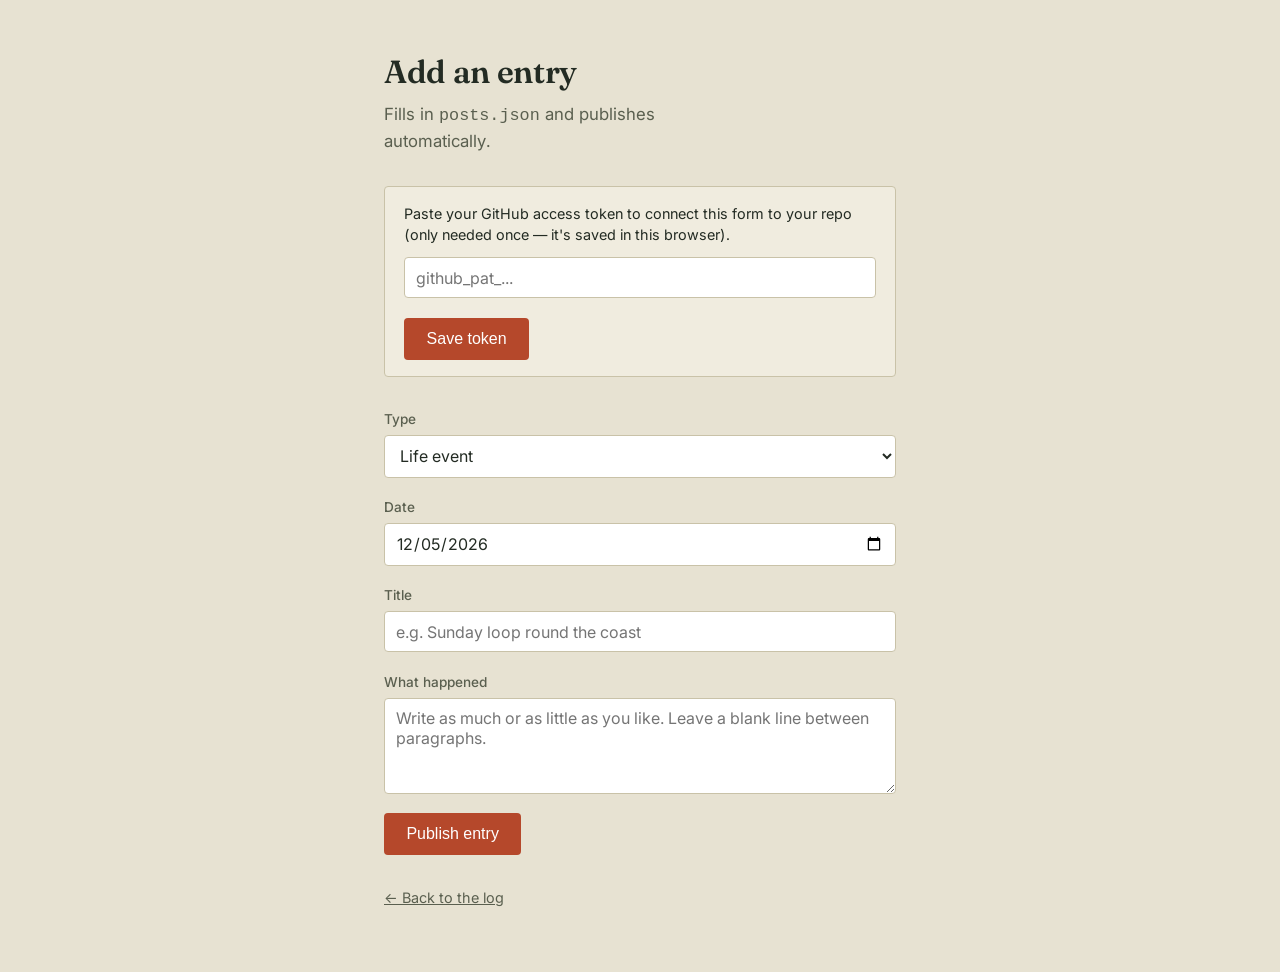
<file: admin.html>
<!DOCTYPE html>
<html lang="en">
<head>
<meta charset="UTF-8">
<meta name="viewport" content="width=device-width, initial-scale=1.0">
<title>Add entry — Waypoints</title>
<link rel="preconnect" href="https://fonts.googleapis.com">
<link rel="preconnect" href="https://fonts.gstatic.com" crossorigin>
<link href="https://fonts.googleapis.com/css2?family=Fraunces:opsz,wght@9..144,400;9..144,500;9..144,600&family=Inter:wght@400;500;600&display=swap" rel="stylesheet">
<link rel="stylesheet" href="style.css">
</head>
<body>

<div class="admin-wrap">
  <h1 class="wordmark">Add an entry</h1>
  <p class="subhead" style="margin-bottom:2rem;">Fills in <code>posts.json</code> and publishes automatically.</p>

  <div class="token-box" id="tokenBox">
    <div id="tokenPrompt">
      <p style="margin:0 0 0.7rem;">Paste your GitHub access token to connect this form to your repo (only needed once — it's saved in this browser).</p>
      <div class="field">
        <input type="password" id="tokenInput" placeholder="github_pat_...">
      </div>
      <button class="primary" id="saveTokenBtn" type="button">Save token</button>
    </div>
    <div id="tokenConnected" style="display:none;">
      <span>✓ Connected to GitHub</span>
      <button class="link-btn" id="forgetTokenBtn" type="button" style="margin-left:1rem;">Forget token</button>
    </div>
  </div>

  <form id="entryForm">
    <div class="field">
      <label for="type">Type</label>
      <select id="type">
        <option value="life">Life event</option>
        <option value="ride">Ride</option>
      </select>
    </div>

    <div class="field">
      <label for="date">Date</label>
      <input type="date" id="date" required>
    </div>

    <div class="field">
      <label for="title">Title</label>
      <input type="text" id="title" placeholder="e.g. Sunday loop round the coast" required>
    </div>

    <div class="field">
      <label for="body">What happened</label>
      <textarea id="body" placeholder="Write as much or as little as you like. Leave a blank line between paragraphs."></textarea>
    </div>

    <div class="stats-fields hidden" id="statsFields">
      <div class="field">
        <label for="distance">Distance</label>
        <input type="text" id="distance" placeholder="42 km">
      </div>
      <div class="field">
        <label for="elevation">Elevation</label>
        <input type="text" id="elevation" placeholder="380 m">
      </div>
      <div class="field">
        <label for="time">Time</label>
        <input type="text" id="time" placeholder="1h 48m">
      </div>
    </div>

    <div class="field" id="komootField" style="display:none;">
      <label for="komoot">Komoot link (optional)</label>
      <input type="url" id="komoot" placeholder="https://www.komoot.com/tour/...">
    </div>

    <button class="primary" type="submit" id="submitBtn">Publish entry</button>
  </form>

  <div class="status-msg hidden" id="statusMsg"></div>

  <a class="back-link" href="index.html">← Back to the log</a>
</div>

<script src="admin.js"></script>
</body>
</html>
</file>
<file: style.css>
:root {
  --ink: #232b23;
  --paper: #e7e2d2;
  --paper-raised: #f0ecdf;
  --rust: #b5482b;
  --moss: #4b6b4e;
  --mustard: #c9a227;
  --line: #c9c2a8;
  --text-soft: #5a5f4f;
}

* { box-sizing: border-box; }

@media (prefers-reduced-motion: reduce) {
  * { animation: none !important; transition: none !important; }
}

body {
  margin: 0;
  background: var(--paper);
  color: var(--ink);
  font-family: 'Inter', system-ui, sans-serif;
  font-feature-settings: "tnum" 1;
  line-height: 1.5;
}

/* ---------- Masthead ---------- */

.masthead {
  padding: 3.5rem 1.5rem 0;
  max-width: 700px;
  margin: 0 auto;
  border-bottom: 1px solid var(--line);
}

.masthead-inner { padding-bottom: 1.5rem; }

.wordmark {
  font-family: 'Fraunces', serif;
  font-optical-sizing: auto;
  font-weight: 600;
  font-size: clamp(2.4rem, 6vw, 3.4rem);
  margin: 0;
  letter-spacing: -0.01em;
  color: var(--ink);
}

.subhead {
  margin: 0.4rem 0 0;
  color: var(--text-soft);
  font-size: 1.05rem;
  max-width: 34ch;
}

.filter-row {
  display: flex;
  gap: 1.5rem;
  padding-bottom: 0;
}

.filter-btn {
  background: none;
  border: none;
  border-bottom: 2px solid transparent;
  font-family: inherit;
  font-size: 0.92rem;
  color: var(--text-soft);
  padding: 0 0 0.8rem;
  cursor: pointer;
}

.filter-btn.active {
  color: var(--ink);
  border-bottom-color: var(--rust);
  font-weight: 500;
}

.filter-btn:hover { color: var(--ink); }
.filter-btn:focus-visible { outline: 2px solid var(--rust); outline-offset: 3px; }

/* ---------- Log feed ---------- */

.log {
  position: relative;
  max-width: 700px;
  margin: 0 auto;
  padding: 0 1.5rem 4rem;
}

.log-line {
  position: absolute;
  left: 1.5rem;
  top: 0;
  bottom: 4rem;
  width: 1px;
  background: repeating-linear-gradient(
    to bottom,
    var(--line) 0,
    var(--line) 4px,
    transparent 4px,
    transparent 9px
  );
}

#entries { padding-left: 2.4rem; }

.entry {
  position: relative;
  padding: 2.2rem 0;
  border-bottom: 1px solid var(--line);
}

.entry:last-child { border-bottom: none; }

.entry::before {
  content: '';
  position: absolute;
  left: -2.4rem;
  top: 2.6rem;
  width: 9px;
  height: 9px;
  border-radius: 50%;
  background: var(--paper);
  border: 2px solid var(--rust);
}

.entry.type-life::before { border-color: var(--moss); }

.entry-meta {
  display: flex;
  align-items: baseline;
  gap: 0.7rem;
  margin-bottom: 0.5rem;
  flex-wrap: wrap;
}

.entry-date {
  font-size: 0.85rem;
  color: var(--text-soft);
}

.entry-tag {
  font-size: 0.72rem;
  padding: 0.15rem 0.5rem;
  border-radius: 3px;
  color: var(--paper);
  background: var(--rust);
}

.entry.type-life .entry-tag { background: var(--moss); }

.entry-title {
  font-family: 'Fraunces', serif;
  font-weight: 500;
  font-size: 1.5rem;
  margin: 0 0 0.5rem;
  line-height: 1.2;
}

.entry-body {
  max-width: 62ch;
  color: var(--ink);
}

.entry-body p { margin: 0 0 0.8rem; }

/* Stats bar for rides */
.stats-bar {
  display: flex;
  gap: 1.6rem;
  margin: 0.9rem 0 1.1rem;
  padding: 0.8rem 1rem;
  background: var(--paper-raised);
  border-left: 3px solid var(--rust);
  border-radius: 2px;
  flex-wrap: wrap;
}

.stat { display: flex; flex-direction: column; }

.stat-value {
  font-size: 1.15rem;
  font-weight: 600;
  font-feature-settings: "tnum" 1;
}

.stat-label {
  font-size: 0.72rem;
  color: var(--text-soft);
}

.embed-wrap {
  margin: 1rem 0;
  border: 1px solid var(--line);
  border-radius: 4px;
  overflow: hidden;
  background: #fff;
}

.embed-wrap iframe {
  display: block;
  width: 100%;
  border: none;
}

.route-link {
  display: inline-flex;
  align-items: center;
  gap: 0.4rem;
  font-size: 0.9rem;
  color: var(--moss);
  text-decoration: none;
  border-bottom: 1px solid currentColor;
}

.route-link:hover { color: var(--rust); }

.entry.hidden { display: none; }

/* ---------- Footer ---------- */

.site-footer {
  max-width: 700px;
  margin: 0 auto;
  padding: 2rem 1.5rem 3rem;
  color: var(--text-soft);
  font-size: 0.85rem;
}

.site-footer code {
  background: var(--paper-raised);
  padding: 0.1rem 0.35rem;
  border-radius: 3px;
}

@media (max-width: 480px) {
  .masthead { padding-top: 2.2rem; }
  .log-line { left: 1rem; }
  #entries { padding-left: 1.8rem; }
  .entry::before { left: -1.8rem; }
}
/* ---------- Admin form ---------- */

.admin-wrap {
  max-width: 560px;
  margin: 0 auto;
  padding: 3rem 1.5rem 4rem;
}

.admin-wrap .wordmark { font-size: 2rem; margin-bottom: 0.3rem; }

.token-box {
  background: var(--paper-raised);
  border: 1px solid var(--line);
  border-radius: 4px;
  padding: 1rem 1.2rem;
  margin-bottom: 2rem;
  font-size: 0.9rem;
}

.token-box.connected { border-left: 3px solid var(--moss); }

.field {
  margin-bottom: 1.2rem;
  display: flex;
  flex-direction: column;
  gap: 0.35rem;
}

.field label {
  font-size: 0.85rem;
  font-weight: 500;
  color: var(--text-soft);
}

.field input,
.field select,
.field textarea {
  font-family: inherit;
  font-size: 1rem;
  padding: 0.6rem 0.7rem;
  border: 1px solid var(--line);
  border-radius: 4px;
  background: #fff;
  color: var(--ink);
}

.field textarea { resize: vertical; min-height: 6rem; }

.stats-fields {
  display: grid;
  grid-template-columns: repeat(3, 1fr);
  gap: 0.7rem;
}

.stats-fields.hidden { display: none; }

button.primary {
  background: var(--rust);
  color: #fff;
  border: none;
  padding: 0.75rem 1.4rem;
  border-radius: 4px;
  font-size: 1rem;
  font-weight: 500;
  cursor: pointer;
}

button.primary:hover { opacity: 0.92; }
button.primary:disabled { opacity: 0.5; cursor: default; }

button.link-btn {
  background: none;
  border: none;
  color: var(--moss);
  text-decoration: underline;
  cursor: pointer;
  font-size: 0.85rem;
  padding: 0;
}

.status-msg {
  margin-top: 1rem;
  padding: 0.7rem 1rem;
  border-radius: 4px;
  font-size: 0.9rem;
}

.status-msg.success { background: #e4ede4; color: var(--moss); }
.status-msg.error { background: #f3e0da; color: var(--rust); }
.status-msg.hidden { display: none; }

.back-link {
  display: inline-block;
  margin-top: 2rem;
  color: var(--text-soft);
  font-size: 0.9rem;
}
</file>
